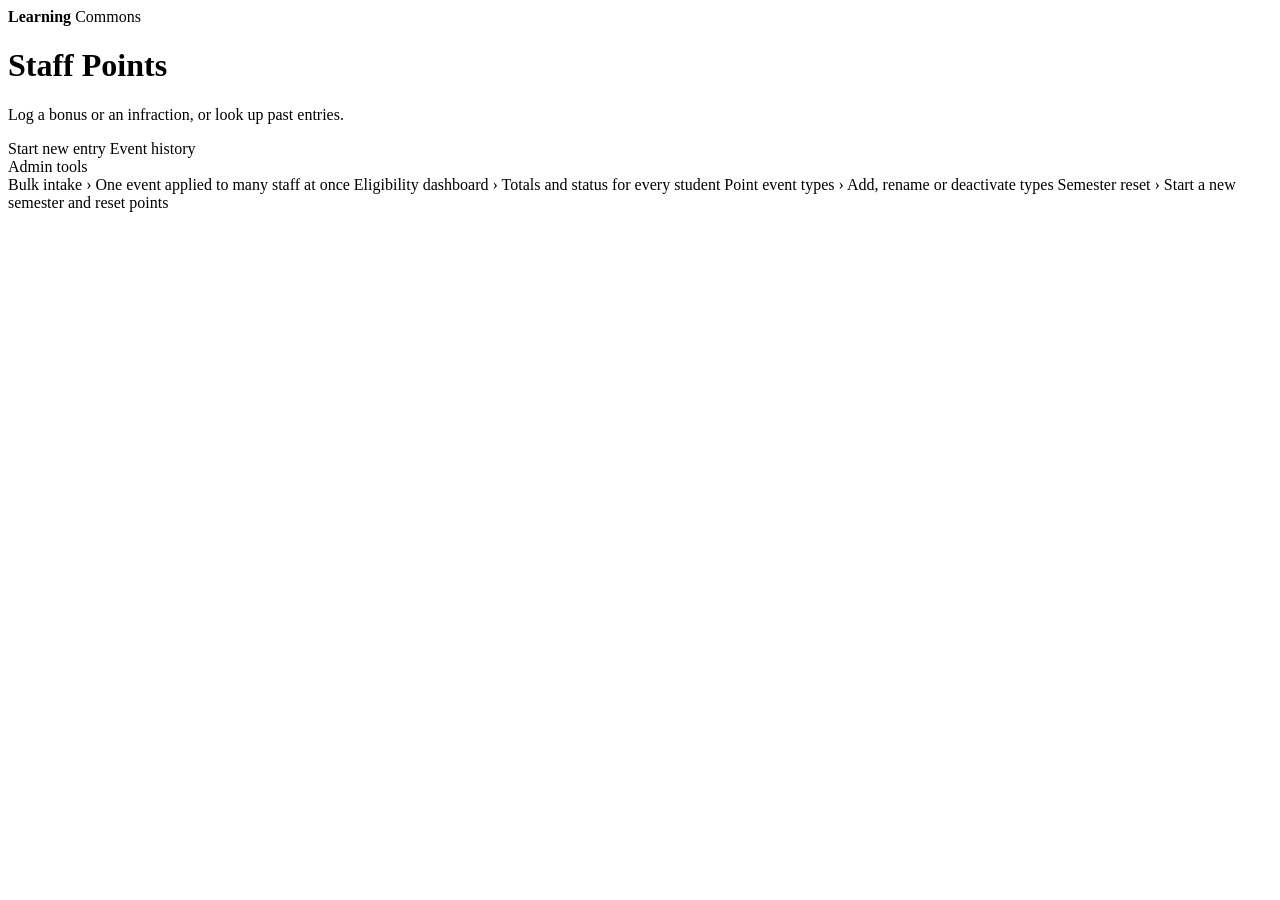
<file: LearningCommonsProject/src/main/resources/templates/index.html>
<!DOCTYPE html>
<html lang="en" xmlns:th="http://www.thymeleaf.org">
<head>
    <meta charset="UTF-8">
    <title>LC Points</title>
    <link rel="stylesheet" th:href="@{/css/app.css}">
</head>
<body>
<header class="topbar topbar-home">
    <span class="brand"><b>Learning</b> Commons</span>
</header>

<main class="page">
    <h1>Staff Points</h1>
    <p class="muted">Log a bonus or an infraction, or look up past entries.</p>

    <div class="actions">
        <a class="btn btn-primary" th:href="@{/entries/new}">Start new entry</a>
        <a class="btn btn-secondary" th:href="@{/history}">Event history</a>
    </div>

    <section class="admin-tools">
        <div class="admin-tools-head">Admin tools</div>
        <div class="admin-tools-grid">
            <a class="tool" th:href="@{/admin/bulk}">
                <span class="tool-name">Bulk intake <span class="arrow">›</span></span>
                <span class="muted">One event applied to many staff at once</span>
            </a>
            <a class="tool" th:href="@{/admin/dashboard}">
                <span class="tool-name">Eligibility dashboard <span class="arrow">›</span></span>
                <span class="muted">Totals and status for every student</span>
            </a>
            <a class="tool" th:href="@{/admin/event-types}">
                <span class="tool-name">Point event types <span class="arrow">›</span></span>
                <span class="muted">Add, rename or deactivate types</span>
            </a>
            <a class="tool" th:href="@{/admin/reset}">
                <span class="tool-name">Semester reset <span class="arrow">›</span></span>
                <span class="muted">Start a new semester and reset points</span>
            </a>
        </div>
    </section>
</main>
</body>
</html>
</file>
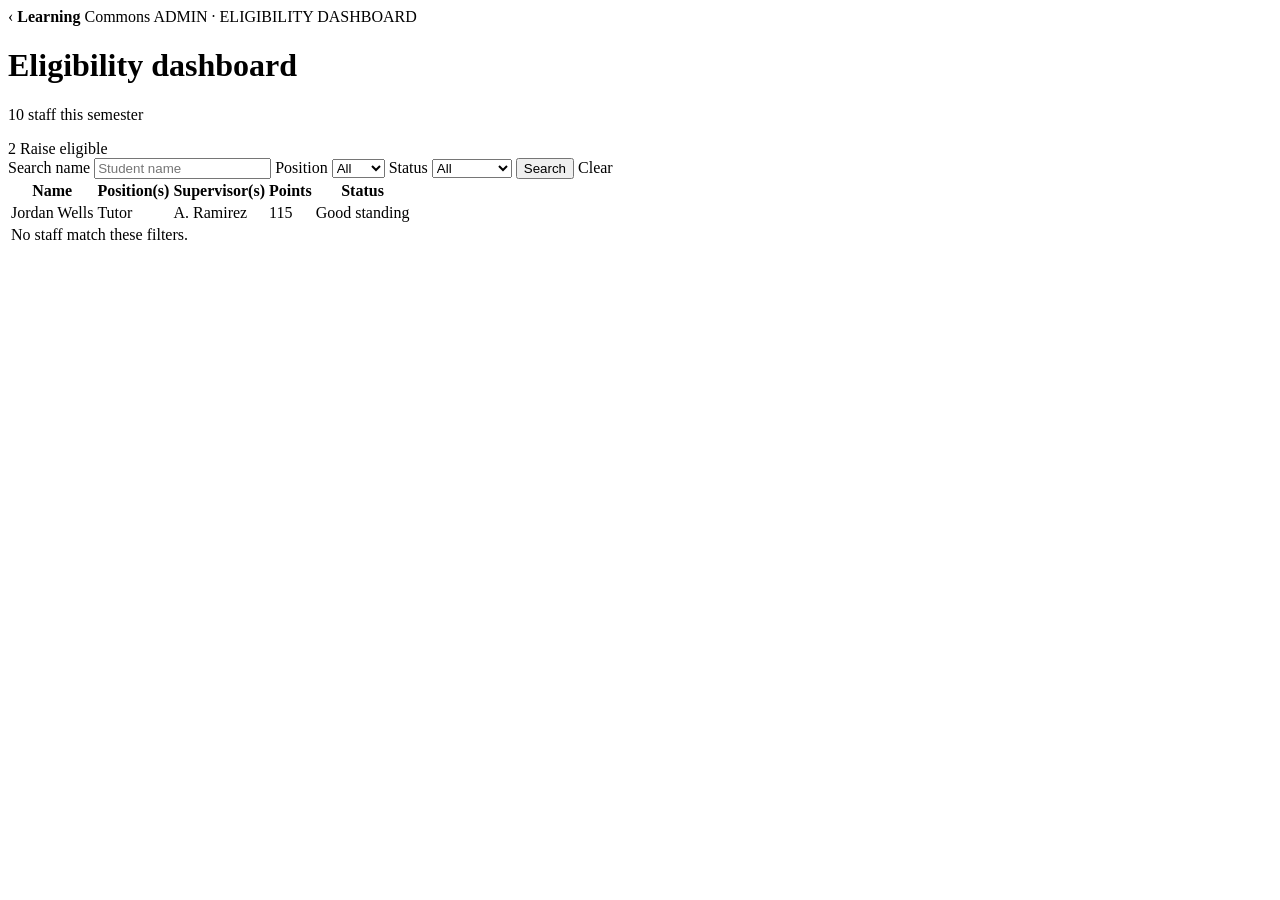
<file: LearningCommonsProject/src/main/resources/templates/eligibility-dashboard.html>
<!DOCTYPE html>
<html lang="en" xmlns:th="http://www.thymeleaf.org">
<head>
    <meta charset="UTF-8">
    <title>Eligibility dashboard</title>
    <link rel="stylesheet" th:href="@{/css/app.css}">
</head>
<body>
<header class="topbar">
    <a class="back" th:href="@{/}">‹</a>
    <span class="brand"><b>Learning</b> Commons</span>
    <span class="crumb">ADMIN · ELIGIBILITY DASHBOARD</span>
</header>

<main class="page">
    <h1>Eligibility dashboard</h1>
    <p class="muted" th:text="${totalStaff} + ' staff this semester'">10 staff this semester</p>

    <div class="stats">
        <div class="stat" th:each="s : ${statuses}">
            <span class="stat-num" th:text="${counts.get(s) ?: 0}">2</span>
            <span class="muted" th:text="${s}">Raise eligible</span>
        </div>
    </div>

    <form class="filters" th:action="@{/admin/dashboard}" method="get">
        <label class="field">
            <span>Search name</span>
            <input type="text" name="name" th:value="${name}" placeholder="Student name">
        </label>
        <label class="field">
            <span>Position</span>
            <select name="position">
                <option value="">All</option>
                <option th:each="p : ${positions}" th:value="${p}" th:text="${p}"
                        th:selected="${p == position}">Tutor</option>
            </select>
        </label>
        <label class="field">
            <span>Status</span>
            <select name="status">
                <option value="">All</option>
                <option th:each="s : ${statuses}" th:value="${s}" th:text="${s}"
                        th:selected="${s == status}">Probation</option>
            </select>
        </label>
        <button class="btn btn-primary" type="submit">Search</button>
        <a class="clear" th:href="@{/admin/dashboard}">Clear</a>
    </form>

    <table class="table">
        <thead>
        <tr><th>Name</th><th>Position(s)</th><th>Supervisor(s)</th><th>Points</th><th>Status</th></tr>
        </thead>
        <tbody>
        <tr th:each="row : ${rows}">
            <td th:text="${row.fullName}">Jordan Wells</td>
            <td th:text="${row.positions}">Tutor</td>
            <td th:text="${row.supervisors}">A. Ramirez</td>
            <td th:text="${row.currentPoints}">115</td>
            <td><span th:class="'badge badge-' + ${row.statusKey}" th:text="${row.status}">Good standing</span></td>
        </tr>
        <tr th:if="${rows.isEmpty()}">
            <td colspan="5" class="muted">No staff match these filters.</td>
        </tr>
        </tbody>
    </table>
</main>
</body>
</html>
</file>
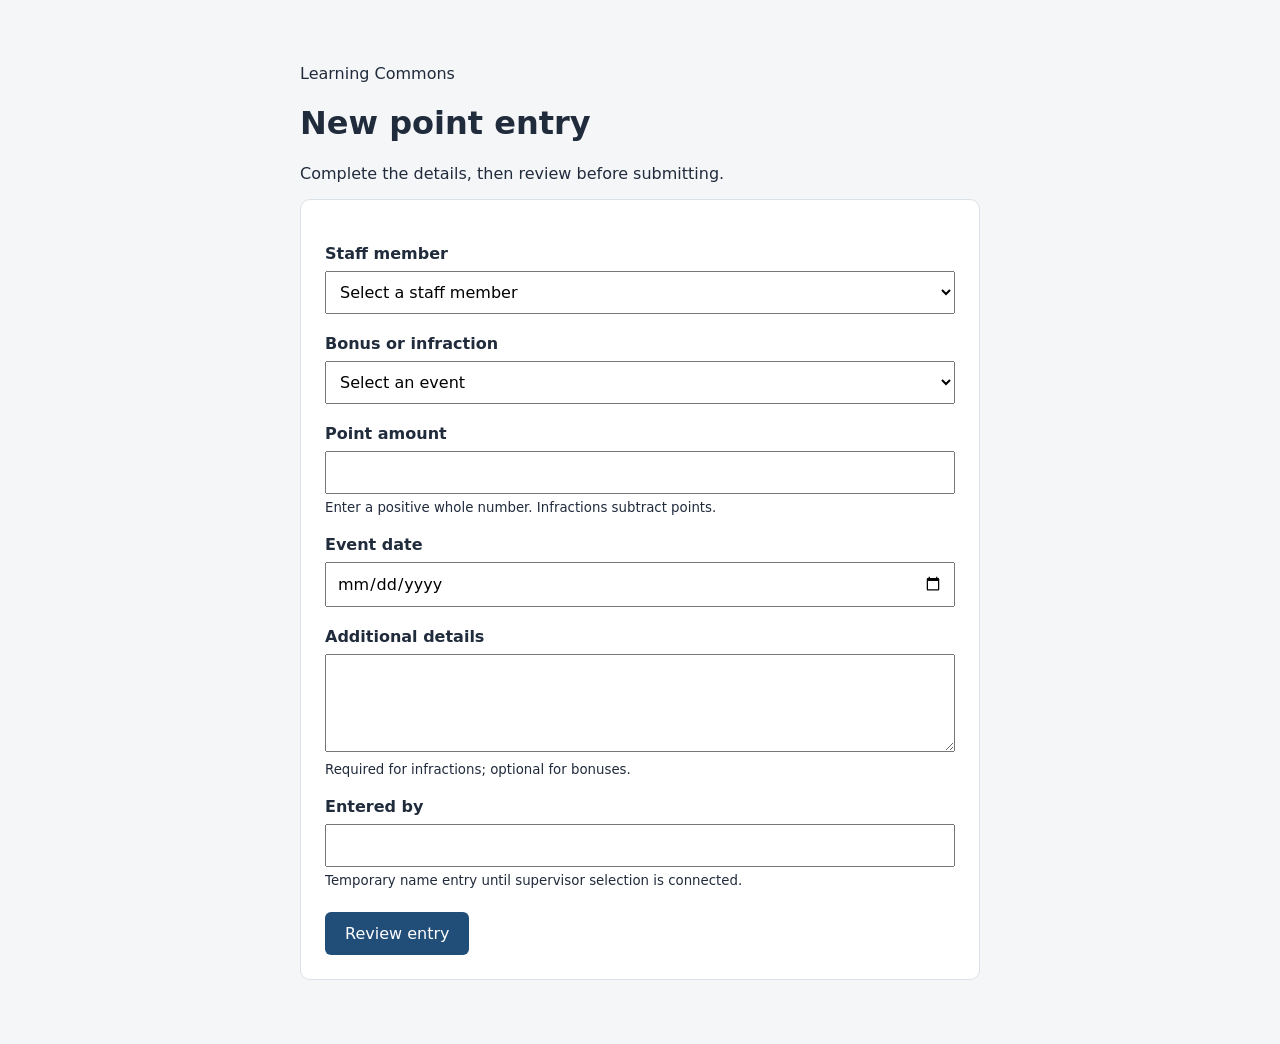
<file: LearningCommonsProject/src/main/resources/templates/entry-form.html>
<!DOCTYPE html>
<html lang="en" xmlns:th="http://www.thymeleaf.org">
<head>
    <meta charset="UTF-8">
    <meta name="viewport" content="width=device-width, initial-scale=1">
    <title>New entry | LC Points</title>
    <style>
        body {
            font-family: system-ui, sans-serif;
            background: #f5f6f8;
            color: #202b3c;
            margin: 0;
        }
        main {
            max-width: 680px;
            margin: 40px auto;
            padding: 24px;
        }
        form {
            background: white;
            padding: 24px;
            border: 1px solid #dce2e9;
            border-radius: 10px;
        }
        label {
            display: block;
            font-weight: 600;
            margin-top: 20px;
        }
        input, select, textarea {
            box-sizing: border-box;
            width: 100%;
            padding: 10px;
            margin-top: 8px;
            font: inherit;
        }
        button {
            margin-top: 24px;
            padding: 12px 20px;
            background: #214e79;
            color: white;
            border: none;
            border-radius: 6px;
            font: inherit;
            cursor: pointer;
        }
        small {
            display: block;
            margin-top: 6px;
        }
        :focus-visible {
            outline: 3px solid #a66a00;
            outline-offset: 3px;
        }
    </style>
</head>
<body>
<main>
    <a th:href="@{/}">Learning Commons</a>
    <h1>New point entry</h1>
    <p>Complete the details, then review before submitting.</p>

    <form method="post" th:action="@{/entries/review}">
        <label for="staffId">Staff member</label>
        <select id="staffId" name="staffId" required>
            <option value="">Select a staff member</option>
            <option th:each="person : ${staffMembers}"
                    th:value="${person.id}"
                    th:selected="${person.id == selectedStaffId}"
                    th:text="|${person.fullName} — ${person.position1} (${person.email})|">
            </option>
        </select>

        <label for="pointEventId">Bonus or infraction</label>
        <select id="pointEventId" name="pointEventId" required>
            <option value="">Select an event</option>
            <option th:each="event : ${pointEvents}"
                    th:value="${event.id}"
                    th:selected="${form != null and event.id == form.pointEventId}"
                    th:text="|${event.eventType}: ${event.eventName}|">
            </option>
        </select>

        <label for="points">Point amount</label>
        <input id="points" name="points" type="number"
               min="1" max="2147483647" step="1"
               th:value="${form != null ? form.points : null}"
               aria-describedby="points-help"
               required>
        <small id="points-help">
            Enter a positive whole number. Infractions subtract points.
        </small>

        <label for="eventDate">Event date</label>
        <input id="eventDate" name="eventDate" type="date"
               th:value="${form != null ? form.eventDate : null}"
               required>

        <label for="comments">Additional details</label>
        <textarea id="comments" name="comments"
                  maxlength="255" rows="4"
                  aria-describedby="comments-help"
                  th:text="${form != null ? form.comments : ''}"></textarea>
        <small id="comments-help">
            Required for infractions; optional for bonuses.
        </small>

        <label for="enteredBy">Entered by</label>
        <input id="enteredBy" name="enteredBy"
               type="text" maxlength="255"
               th:value="${form != null ? form.enteredBy : null}"
               aria-describedby="entered-by-help"
               required>
        <small id="entered-by-help">
            Temporary name entry until supervisor selection is connected.
        </small>

        <button type="submit">Review entry</button>
    </form>
</main>
</body>
</html>
</file>
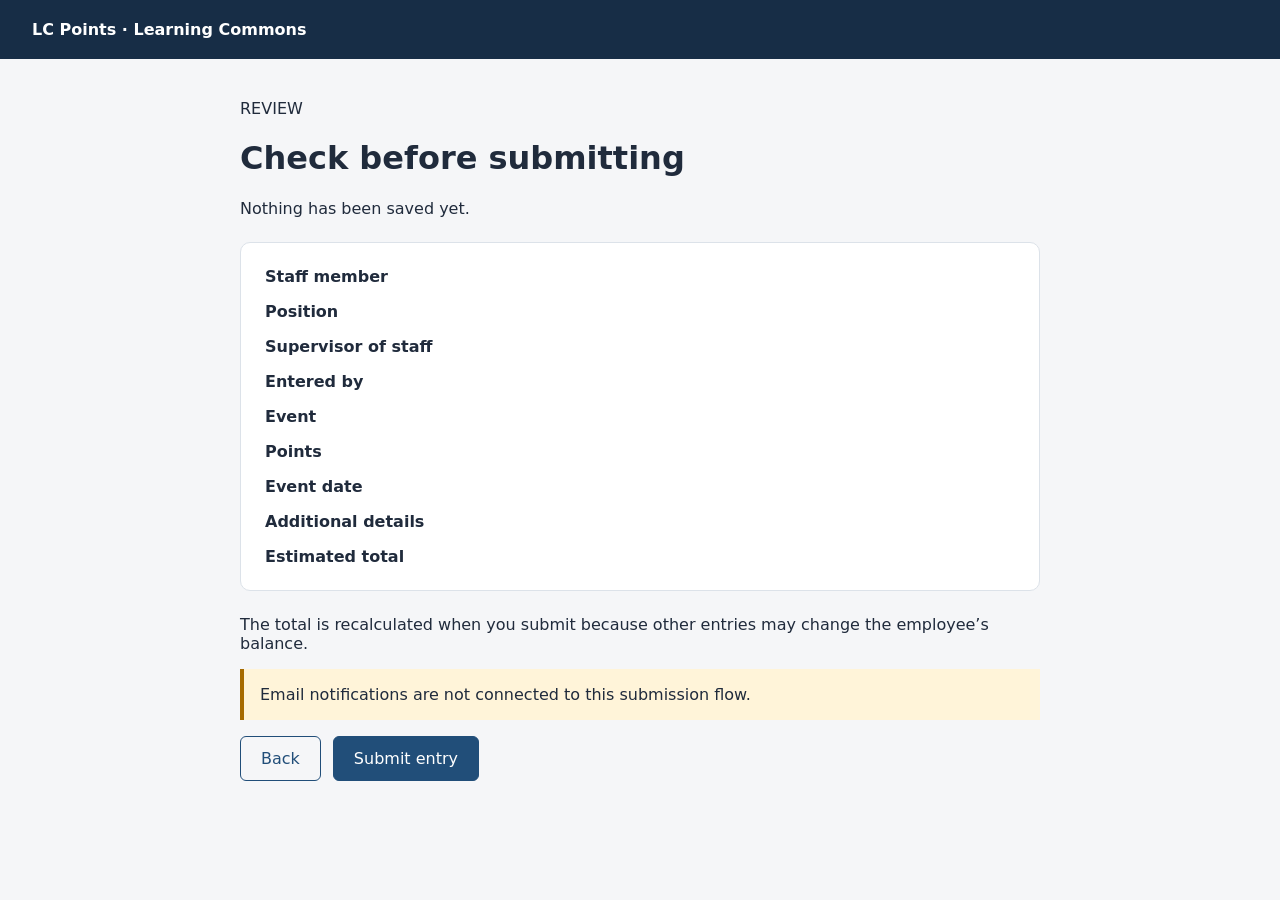
<file: LearningCommonsProject/src/main/resources/templates/entry-review.html>
<!DOCTYPE html>
<html lang="en" xmlns:th="http://www.thymeleaf.org">
<head>
    <meta charset="UTF-8">
    <meta name="viewport" content="width=device-width, initial-scale=1">
    <title>Review entry | LC Points</title>
    <style>
        body {
            margin: 0;
            background: #f5f6f8;
            color: #202b3c;
            font-family: system-ui, sans-serif;
        }
        header {
            padding: 20px 32px;
            background: #172d46;
            color: white;
            font-weight: 700;
        }
        main {
            max-width: 800px;
            margin: 40px auto;
            padding: 0 24px;
        }
        .card {
            background: white;
            padding: 24px;
            margin: 24px 0;
            border: 1px solid #dce2e9;
            border-radius: 10px;
        }
        dl {
            display: grid;
            grid-template-columns: 180px 1fr;
            gap: 16px;
            margin: 0;
        }
        dt { font-weight: 600; }
        dd { margin: 0; overflow-wrap: anywhere; }
        .notice {
            padding: 16px;
            background: #fff4d9;
            border-left: 4px solid #a66a00;
        }
        .actions { display: flex; gap: 12px; align-items: center; }
        button, .back {
            padding: 12px 20px;
            border: 1px solid #214e79;
            border-radius: 6px;
            font: inherit;
            cursor: pointer;
        }
        button { background: #214e79; color: white; }
        button:disabled { opacity: .65; cursor: wait; }
        .back { color: #214e79; text-decoration: none; }
        @media (max-width: 540px) {
            dl { grid-template-columns: 1fr; gap: 8px; }
            dd { margin-bottom: 12px; }
        }
    </style>
</head>
<body>
<header>LC Points · Learning Commons</header>

<main>
    <p>REVIEW</p>
    <h1>Check before submitting</h1>
    <p>Nothing has been saved yet.</p>

    <section class="card" aria-label="Entry review">
        <dl>
            <dt>Staff member</dt>
            <dd th:text="${staffName}"></dd>

            <dt>Position</dt>
            <dd th:text="${position}"></dd>

            <dt>Supervisor of staff</dt>
            <dd th:text="${supervisor}"></dd>

            <dt>Entered by</dt>
            <dd th:text="${draft.request.enteredBy}"></dd>

            <dt>Event</dt>
            <dd th:text="|${eventType}: ${eventName}|"></dd>

            <dt>Points</dt>
            <dd th:text="${pointsApplied > 0
                ? '+' + pointsApplied : pointsApplied}"></dd>

            <dt>Event date</dt>
            <dd th:text="${draft.request.eventDate}"></dd>

            <dt>Additional details</dt>
            <dd th:text="${#strings.isEmpty(draft.request.comments)
                ? 'None' : draft.request.comments}"></dd>

            <dt>Estimated total</dt>
            <dd>
                <strong th:text="${projectedBalance}"></strong>
                <span th:text="| · currently ${currentBalance}|"></span>
            </dd>
        </dl>
    </section>

    <p>
        The total is recalculated when you submit because other entries
        may change the employee’s balance.
    </p>

    <p class="notice">
        Email notifications are not connected to this submission flow.
    </p>

    <form id="submit-form" method="post" th:action="@{/entries}">
        <input type="hidden" name="token" th:value="${draft.token}">
        <div class="actions">
            <a class="back" th:href="@{/entries/edit}">Back</a>
            <button id="submit-button" type="submit">Submit entry</button>
        </div>
    </form>
</main>

<script>
    document.getElementById("submit-form").addEventListener("submit", () => {
        const button = document.getElementById("submit-button");
        button.disabled = true;
        button.textContent = "Submitting…";
    });

    window.addEventListener("pageshow", () => {
        const button = document.getElementById("submit-button");
        button.disabled = false;
        button.textContent = "Submit entry";
    });
</script>
</body>
</html>
</file>
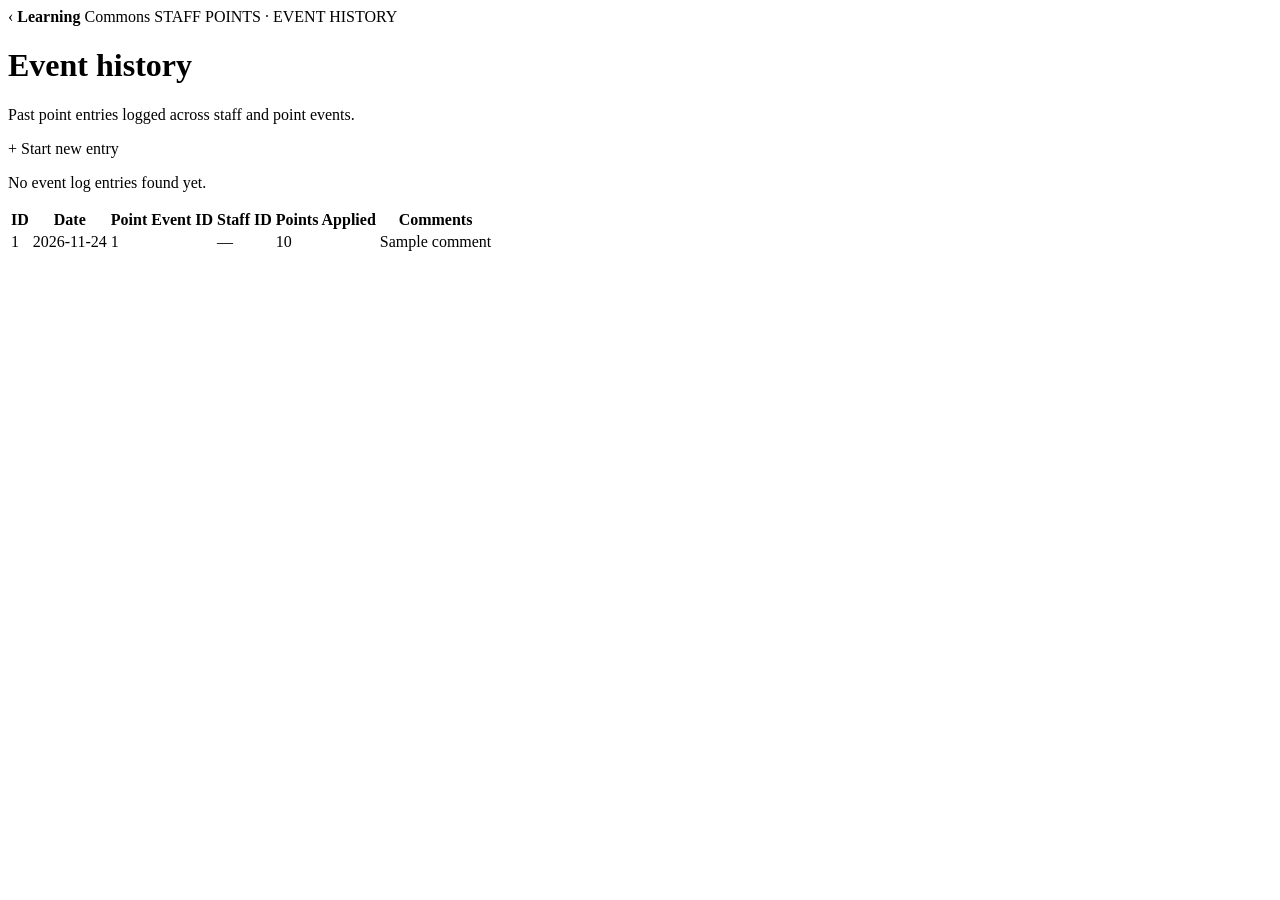
<file: LearningCommonsProject/src/main/resources/templates/event-history.html>
<!DOCTYPE html>
<html lang="en" xmlns:th="http://www.thymeleaf.org">
<head>
    <meta charset="UTF-8">
    <title>Event history</title>
    <link rel="stylesheet" th:href="@{/css/app.css}">
</head>
<body>
<header class="topbar">
    <a class="back" th:href="@{/}">‹</a>
    <span class="brand"><b>Learning</b> Commons</span>
    <span class="crumb">STAFF POINTS · EVENT HISTORY</span>
</header>

<main class="page">
    <div class="page-head">
        <div>
            <h1>Event history</h1>
            <p class="muted">Past point entries logged across staff and point events.</p>
        </div>
        <a class="btn btn-primary" th:href="@{/entries/new}">+ Start new entry</a>
    </div>

    <p class="muted" th:if="${#lists.isEmpty(eventLogs)}">No event log entries found yet.</p>

    <table class="table" th:unless="${#lists.isEmpty(eventLogs)}">
        <thead>
        <tr>
            <th>ID</th>
            <th>Date</th>
            <th>Point Event ID</th>
            <th>Staff ID</th>
            <th>Points Applied</th>
            <th>Comments</th>
        </tr>
        </thead>
        <tbody>
        <tr th:each="entry : ${eventLogs}">
            <td th:text="${entry.id}">1</td>
            <td th:text="${entry.eventDate}">2026-11-24</td>
            <td th:text="${entry.pointEventId}">1</td>
            <td th:text="${entry.staffId != null ? entry.staffId : '—'}">—</td>
            <td th:text="${entry.pointsApplied}">10</td>
            <td th:text="${entry.comments != null ? entry.comments : ''}">Sample comment</td>
        </tr>
        </tbody>
    </table>
</main>
</body>
</html>
</file>
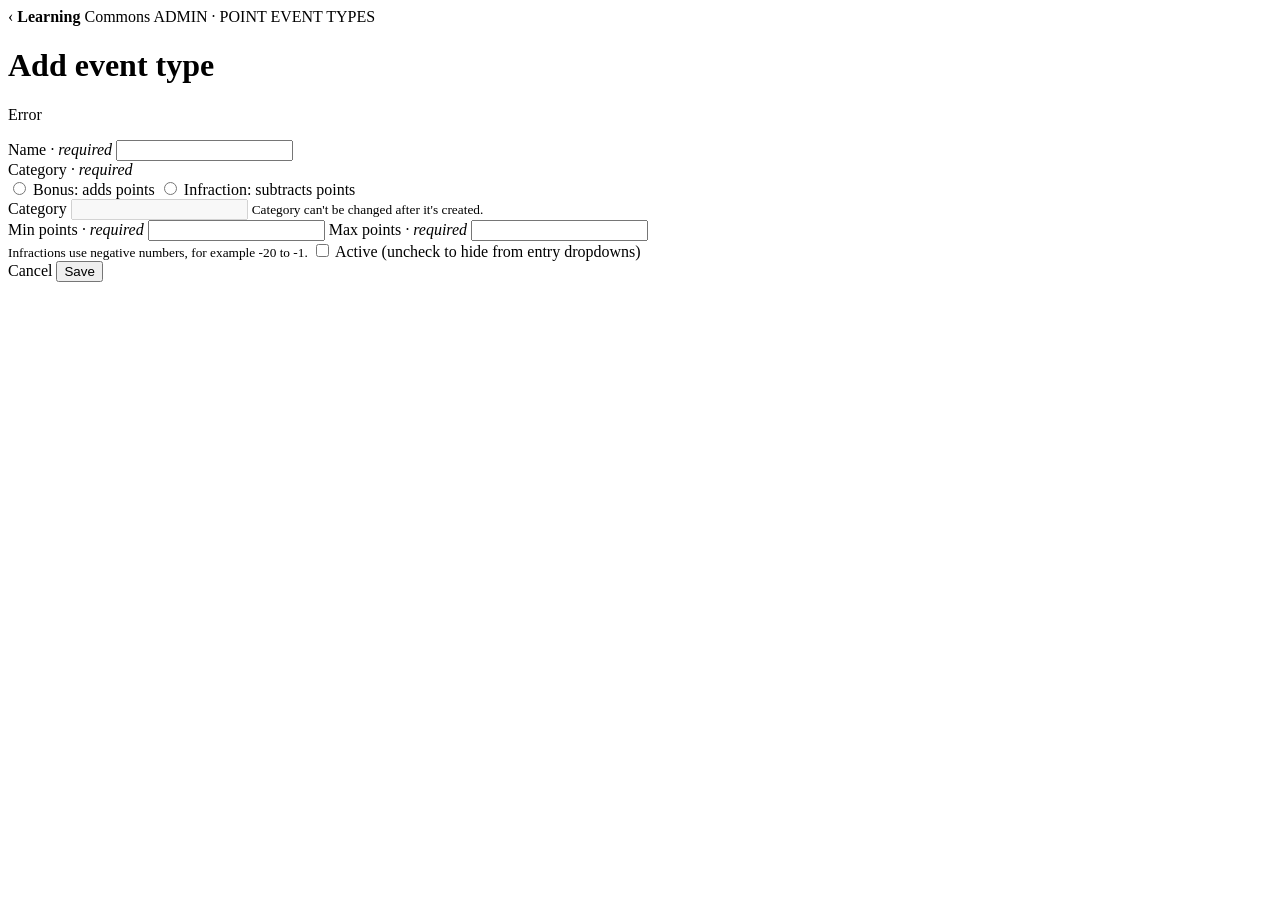
<file: LearningCommonsProject/src/main/resources/templates/event-type-form.html>
<!DOCTYPE html>
<html lang="en" xmlns:th="http://www.thymeleaf.org">
<head>
    <meta charset="UTF-8">
    <title>Event type</title>
    <link rel="stylesheet" th:href="@{/css/app.css}">
</head>
<body>
<header class="topbar">
    <a class="back" th:href="@{/admin/event-types}">‹</a>
    <span class="brand"><b>Learning</b> Commons</span>
    <span class="crumb">ADMIN · POINT EVENT TYPES</span>
</header>

<main class="page">
    <h1 th:text="${form.id == null} ? 'Add event type' : 'Edit event type'">Add event type</h1>

    <p class="notice error" th:if="${error}" th:text="${error}">Error</p>

    <form th:action="@{/admin/event-types/save}" th:object="${form}" method="post" class="form">
        <input type="hidden" th:field="*{id}">

        <label class="field">
            <span>Name <em>· required</em></span>
            <input type="text" th:field="*{eventName}" maxlength="100">
        </label>

        <!-- Add mode: pick a category -->
        <div class="field" th:if="${form.id == null}">
            <span>Category <em>· required</em></span>
            <div class="radios">
                <label><input type="radio" th:field="*{eventType}" value="Bonus"> Bonus: adds points</label>
                <label><input type="radio" th:field="*{eventType}" value="Infraction"> Infraction: subtracts points</label>
            </div>
        </div>

        <!-- Edit mode: category is locked -->
        <div class="field" th:if="${form.id != null}">
            <span>Category</span>
            <input type="hidden" th:field="*{eventType}">
            <input type="text" th:value="*{eventType}" disabled>
            <small class="muted">Category can't be changed after it's created.</small>
        </div>

        <div class="row">
            <label class="field">
                <span>Min points <em>· required</em></span>
                <input type="number" step="1" th:field="*{minPoints}">
            </label>
            <label class="field">
                <span>Max points <em>· required</em></span>
                <input type="number" step="1" th:field="*{maxPoints}">
            </label>
        </div>
        <small class="muted">Infractions use negative numbers, for example -20 to -1.</small>

        <!-- Edit mode only: deactivate instead of delete -->
        <label class="check" th:if="${form.id != null}">
            <input type="checkbox" th:field="*{active}"> Active (uncheck to hide from entry dropdowns)
        </label>

        <div class="actions">
            <a class="btn btn-secondary" th:href="@{/admin/event-types}">Cancel</a>
            <button class="btn btn-primary" type="submit">Save</button>
        </div>
    </form>
</main>
</body>
</html>
</file>
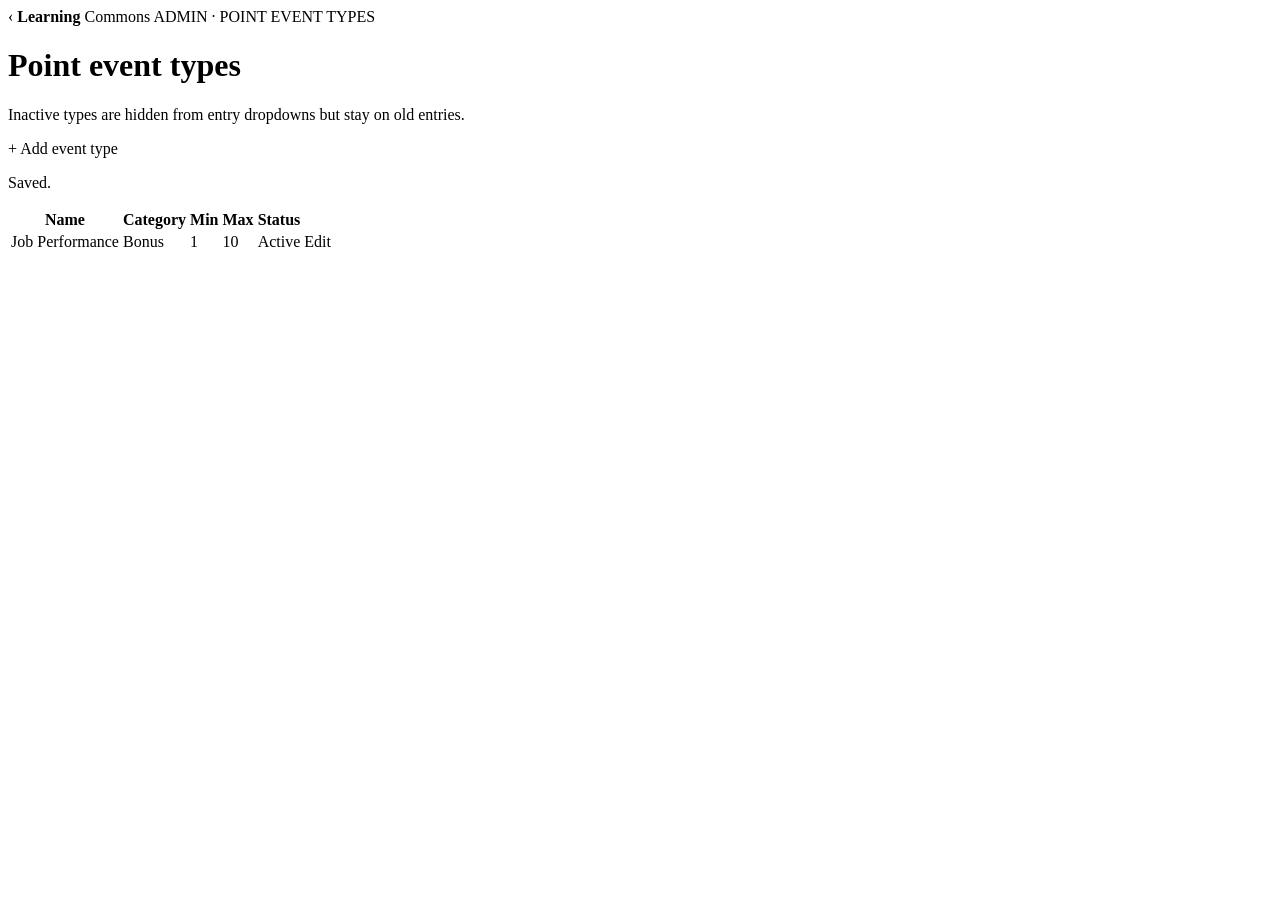
<file: LearningCommonsProject/src/main/resources/templates/event-types.html>
<!DOCTYPE html>
<html lang="en" xmlns:th="http://www.thymeleaf.org">
<head>
    <meta charset="UTF-8">
    <title>Point event types</title>
    <link rel="stylesheet" th:href="@{/css/app.css}">
</head>
<body>
<header class="topbar">
    <a class="back" th:href="@{/}">‹</a>
    <span class="brand"><b>Learning</b> Commons</span>
    <span class="crumb">ADMIN · POINT EVENT TYPES</span>
</header>

<main class="page">
    <div class="page-head">
        <div>
            <h1>Point event types</h1>
            <p class="muted">Inactive types are hidden from entry dropdowns but stay on old entries.</p>
        </div>
        <a class="btn btn-primary" th:href="@{/admin/event-types/new}">+ Add event type</a>
    </div>

    <p class="notice success" th:if="${message}" th:text="${message}">Saved.</p>

    <table class="table">
        <thead>
        <tr><th>Name</th><th>Category</th><th>Min</th><th>Max</th><th>Status</th><th></th></tr>
        </thead>
        <tbody>
        <tr th:each="event : ${eventTypes}">
            <td th:text="${event.eventName}">Job Performance</td>
            <td th:text="${event.eventType}">Bonus</td>
            <td th:text="${event.minPoints}">1</td>
            <td th:text="${event.maxPoints}">10</td>
            <td>
                <span th:class="${event.active} ? 'badge badge-active' : 'badge badge-inactive'"
                      th:text="${event.active} ? 'Active' : 'Inactive'">Active</span>
            </td>
            <td><a th:href="@{/admin/event-types/{id}/edit(id=${event.id})}">Edit</a></td>
        </tr>
        </tbody>
    </table>
</main>
</body>
</html>
</file>
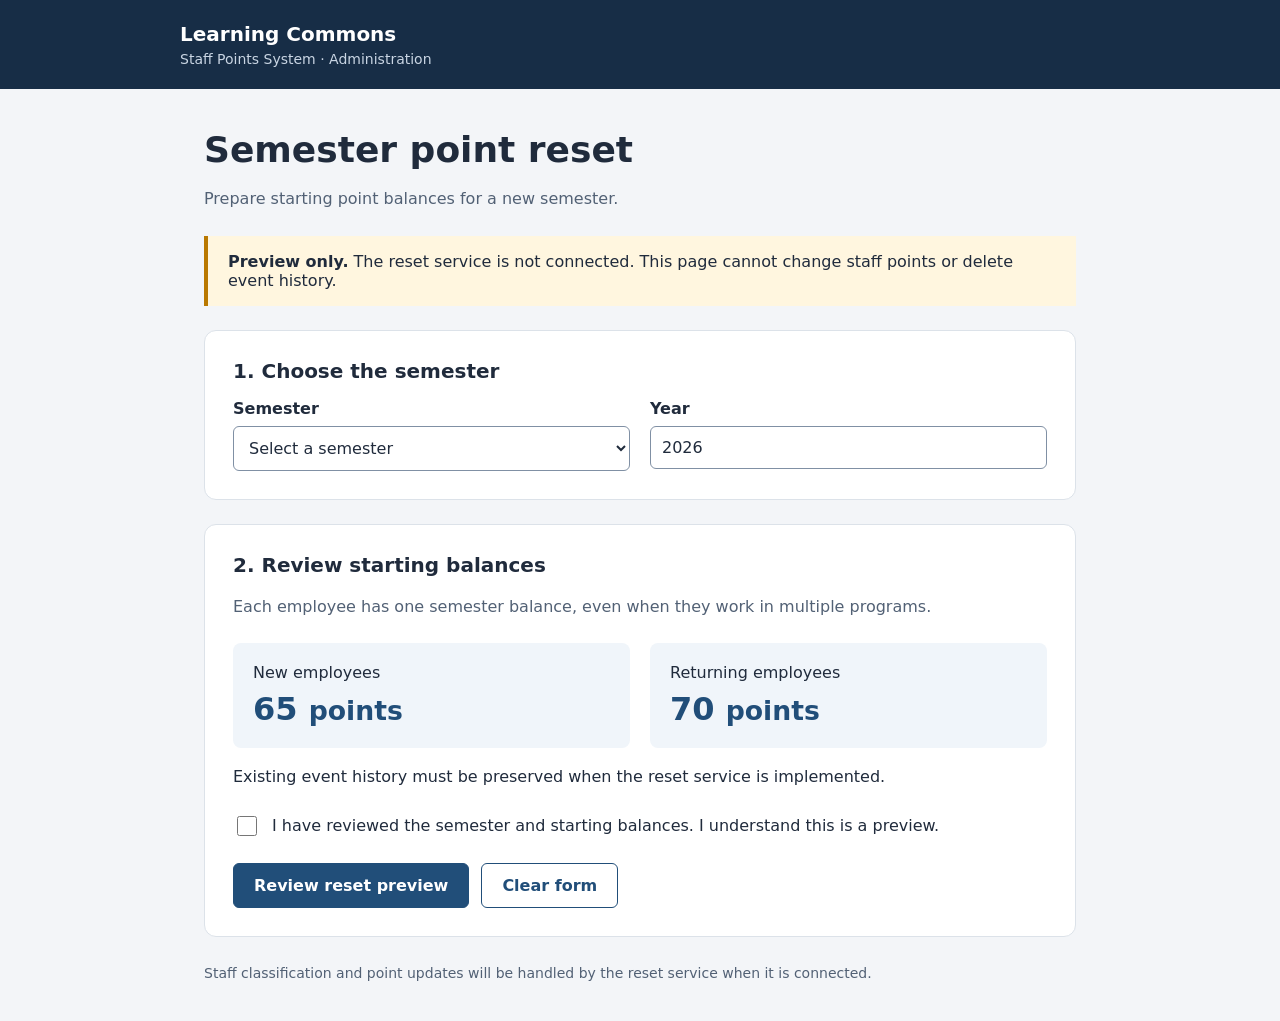
<file: LearningCommonsProject/src/main/resources/templates/point-reset.html>
<!DOCTYPE html>
<html lang="en">
<head>
    <meta charset="UTF-8">
    <meta name="viewport" content="width=device-width, initial-scale=1">
    <title>Semester Point Reset | Learning Commons</title>
    <style>
        :root { font-family: system-ui, sans-serif; color: #202b3c; background: #f3f5f8; }
        * { box-sizing: border-box; }
        body { margin: 0; }
        header { background: #172d46; color: white; padding: 22px max(24px, calc((100% - 920px)/2)); }
        header strong { font-size: 20px; }
        header span { display: block; color: #c9d5e3; margin-top: 5px; font-size: 14px; }
        main { max-width: 920px; margin: 40px auto; padding: 0 24px; }
        h1 { font-size: clamp(26px, 5vw, 36px); margin-bottom: 10px; }
        p { line-height: 1.6; }
        .muted { color: #526175; }
        .notice { border-left: 4px solid #b97800; background: #fff6df; padding: 16px 20px; margin: 24px 0; }
        .card { background: white; border: 1px solid #dce2e9; border-radius: 12px; padding: 28px; margin: 24px 0; }
        h2 { font-size: 20px; margin-top: 0; }
        .fields, .balances { display: grid; grid-template-columns: 1fr 1fr; gap: 20px; }
        label { display: block; font-weight: 600; margin-bottom: 8px; }
        input, select { width: 100%; font: inherit; border: 1px solid #8090a4; border-radius: 6px; padding: 11px; background: white; color: inherit; }
        .balances { margin-top: 24px; }
        .balance { background: #f0f5fa; border-radius: 8px; padding: 20px; }
        .balance strong { display: block; font-size: 32px; color: #214e79; margin-top: 8px; }
        .check { display: flex; gap: 12px; align-items: flex-start; font-weight: normal; line-height: 1.5; margin-top: 24px; }
        .check input { width: 20px; height: 20px; flex-shrink: 0; margin-top: 2px; }
        .actions { display: flex; gap: 12px; flex-wrap: wrap; margin-top: 24px; }
        button { font: inherit; font-weight: 600; border: 1px solid #214e79; padding: 12px 20px; border-radius: 6px; cursor: pointer; color: white; background: #214e79; }
        button.secondary { background: white; color: #214e79; }
        :focus-visible { outline: 3px solid #b15b00; outline-offset: 3px; }
        dialog { max-width: 520px; width: calc(100% - 32px); border: 1px solid #dce2e9; border-radius: 12px; padding: 28px; }
        dialog::backdrop { background: #14283a99; }
        #status { background: #eaf2fb; border-radius: 8px; padding: 16px; }
        #status:empty { display: none; }
        footer { font-size: 14px; color: #526175; margin: 28px 0; }
        @media (max-width: 560px) { .fields, .balances { grid-template-columns: 1fr; } .card { padding: 20px; } }
    </style>
</head>
<body>
<header><strong>Learning Commons</strong><span>Staff Points System · Administration</span></header>
<main>
    <h1>Semester point reset</h1>
    <p class="muted">Prepare starting point balances for a new semester.</p>
    <div class="notice"><strong>Preview only.</strong> The reset service is not connected. This page cannot change staff points or delete event history.</div>
    <form id="reset-form">
        <section class="card" aria-labelledby="semester-heading">
            <h2 id="semester-heading">1. Choose the semester</h2>
            <div class="fields">
                <div><label for="term">Semester</label><select id="term" required><option value="">Select a semester</option><option>Spring</option><option>Summer</option><option>Fall</option></select></div>
                <div><label for="year">Year</label><input id="year" type="number" min="2000" max="2100" step="1" required></div>
            </div>
        </section>
        <section class="card" aria-labelledby="balance-heading">
            <h2 id="balance-heading">2. Review starting balances</h2>
            <p class="muted">Each employee has one semester balance, even when they work in multiple programs.</p>
            <div class="balances">
                <div class="balance">New employees<strong>65 <small>points</small></strong></div>
                <div class="balance">Returning employees<strong>70 <small>points</small></strong></div>
            </div>
            <p>Existing event history must be preserved when the reset service is implemented.</p>
            <label class="check"><input id="acknowledge" type="checkbox" required><span>I have reviewed the semester and starting balances. I understand this is a preview.</span></label>
            <div class="actions"><button type="submit">Review reset preview</button><button type="reset" class="secondary">Clear form</button></div>
        </section>
    </form>
    <p id="status" role="status" aria-live="polite"></p>
    <footer>Staff classification and point updates will be handled by the reset service when it is connected.</footer>
</main>
<dialog id="review-dialog" aria-labelledby="review-heading" aria-describedby="review-description">
    <h2 id="review-heading">Review semester reset</h2>
    <p id="review-description"></p>
    <ul><li>New employees: 65 points</li><li>Returning employees: 70 points</li><li>One total balance per employee across programs</li></ul>
    <p><strong>No database changes will be made.</strong></p>
    <div class="actions"><button id="finish" type="button">Finish preview</button><button id="back" type="button" class="secondary" autofocus>Back to form</button></div>
</dialog>
<script>
    const form = document.getElementById('reset-form');
    const year = document.getElementById('year');
    const term = document.getElementById('term');
    const dialog = document.getElementById('review-dialog');
    const status = document.getElementById('status');
    year.value = new Date().getFullYear();
    form.addEventListener('submit', (event) => {
        event.preventDefault();
        status.textContent = '';
        document.getElementById('review-description').textContent = `Starting balances for ${term.value} ${year.value}:`;
        dialog.showModal();
    });
    document.getElementById('back').addEventListener('click', () => dialog.close());
    document.getElementById('finish').addEventListener('click', () => {
        dialog.close();
        status.textContent = `Preview completed for ${term.value} ${year.value}. No staff points were changed. Database reset is not connected yet.`;
    });
    form.addEventListener('reset', () => { status.textContent = ''; });
    form.addEventListener('input', () => { status.textContent = ''; });
    form.addEventListener('change', () => { status.textContent = ''; });
</script>
</body>
</html>
</file>
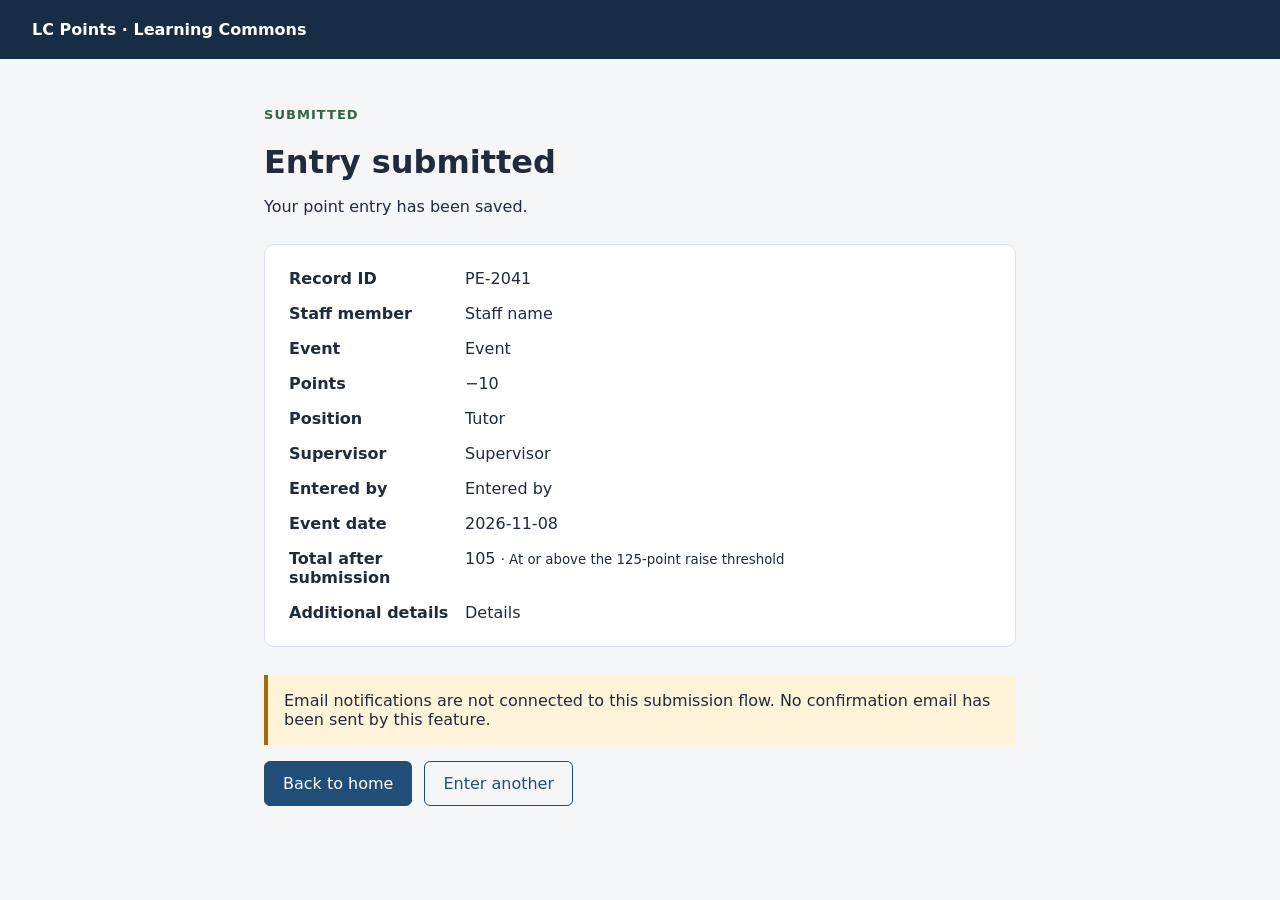
<file: LearningCommonsProject/src/main/resources/templates/submission-confirmation.html>
<!DOCTYPE html>
<html lang="en" xmlns:th="http://www.thymeleaf.org">
<head>
    <meta charset="UTF-8">
    <meta name="viewport" content="width=device-width, initial-scale=1">
    <title>Entry submitted | LC Points</title>
    <style>
        * { box-sizing: border-box; }
        body {
            margin: 0;
            background: #f5f6f8;
            color: #202b3c;
            font-family: system-ui, sans-serif;
        }
        header {
            padding: 20px 32px;
            background: #172d46;
            color: white;
            font-weight: 700;
        }
        main {
            max-width: 800px;
            margin: 48px auto;
            padding: 0 24px;
        }
        .label {
            font-size: 13px;
            font-weight: 700;
            color: #356448;
            letter-spacing: .08em;
        }
        h1 { margin-bottom: 12px; }
        .card {
            margin: 28px 0;
            padding: 24px;
            border: 1px solid #dce2e9;
            border-radius: 10px;
            background: white;
        }
        dl {
            display: grid;
            grid-template-columns: 160px 1fr;
            gap: 16px;
            margin: 0;
        }
        dt { font-weight: 600; }
        dd { margin: 0; overflow-wrap: anywhere; }
        .notice {
            padding: 16px;
            background: #fff4d9;
            border-left: 4px solid #a66a00;
        }
        nav { display: flex; flex-wrap: wrap; gap: 12px; }
        nav a {
            padding: 12px 18px;
            border: 1px solid #214e79;
            border-radius: 6px;
            color: #214e79;
            text-decoration: none;
        }
        nav a.primary { background: #214e79; color: white; }
        a:focus-visible { outline: 3px solid #a66a00; outline-offset: 3px; }
        @media (max-width: 540px) {
            dl { grid-template-columns: 1fr; gap: 8px; }
            dd { margin-bottom: 12px; }
        }
    </style>
</head>
<body>
<header>LC Points · Learning Commons</header>

<main>
    <p class="label">SUBMITTED</p>
    <h1>Entry submitted</h1>
    <p>Your point entry has been saved.</p>

    <section class="card" aria-label="Saved entry details">
        <dl>
            <dt>Record ID</dt>
            <dd th:text="|PE-${entry.id}|">PE-2041</dd>

            <dt>Staff member</dt>
            <dd th:text="${staffName}">Staff name</dd>

            <dt>Event</dt>
            <dd th:text="|${eventType}: ${eventName}|">Event</dd>

            <dt>Points</dt>
            <dd th:text="${entry.pointsApplied > 0
                ? '+' + entry.pointsApplied : entry.pointsApplied}">−10</dd>

            <dt>Position</dt>
            <dd th:text="${entry.positionAtEntry != null
                ? entry.positionAtEntry : 'Not recorded'}">Tutor</dd>

            <dt>Supervisor</dt>
            <dd th:text="${entry.supervisorAtEntry != null
                ? entry.supervisorAtEntry : 'Not recorded'}">Supervisor</dd>

            <dt>Entered by</dt>
            <dd th:text="${entry.enteredBy != null
                ? entry.enteredBy : 'Not recorded'}">Entered by</dd>

            <dt>Event date</dt>
            <dd th:text="${entry.eventDate}">2026-11-08</dd>

            <dt>Total after submission</dt>
            <dd>
                <span th:text="${entry.balanceAfter != null
                    ? entry.balanceAfter : 'Not recorded'}">105</span>
                <small th:if="${entry.balanceAfter != null}">
                    <span th:if="${entry.balanceAfter >= 125}">
                        · At or above the 125-point raise threshold
                    </span>
                    <span th:if="${entry.balanceAfter < 125}"
                          th:text="|· ${125 - entry.balanceAfter} below the raise threshold|">
                    </span>
                </small>
            </dd>

            <dt>Additional details</dt>
            <dd th:text="${entry.comments != null
                and !#strings.isEmpty(entry.comments)
                ? entry.comments : 'None'}">Details</dd>
        </dl>
    </section>

    <p class="notice">
        Email notifications are not connected to this submission flow.
        No confirmation email has been sent by this feature.
    </p>

    <nav aria-label="Next actions">
        <a class="primary" th:href="@{/}">Back to home</a>
        <a th:href="@{/entries/new(staff=${staffId})}"
           th:text="|Enter another for ${staffName}|">
            Enter another
        </a>
    </nav>
</main>
</body>
</html>
</file>
